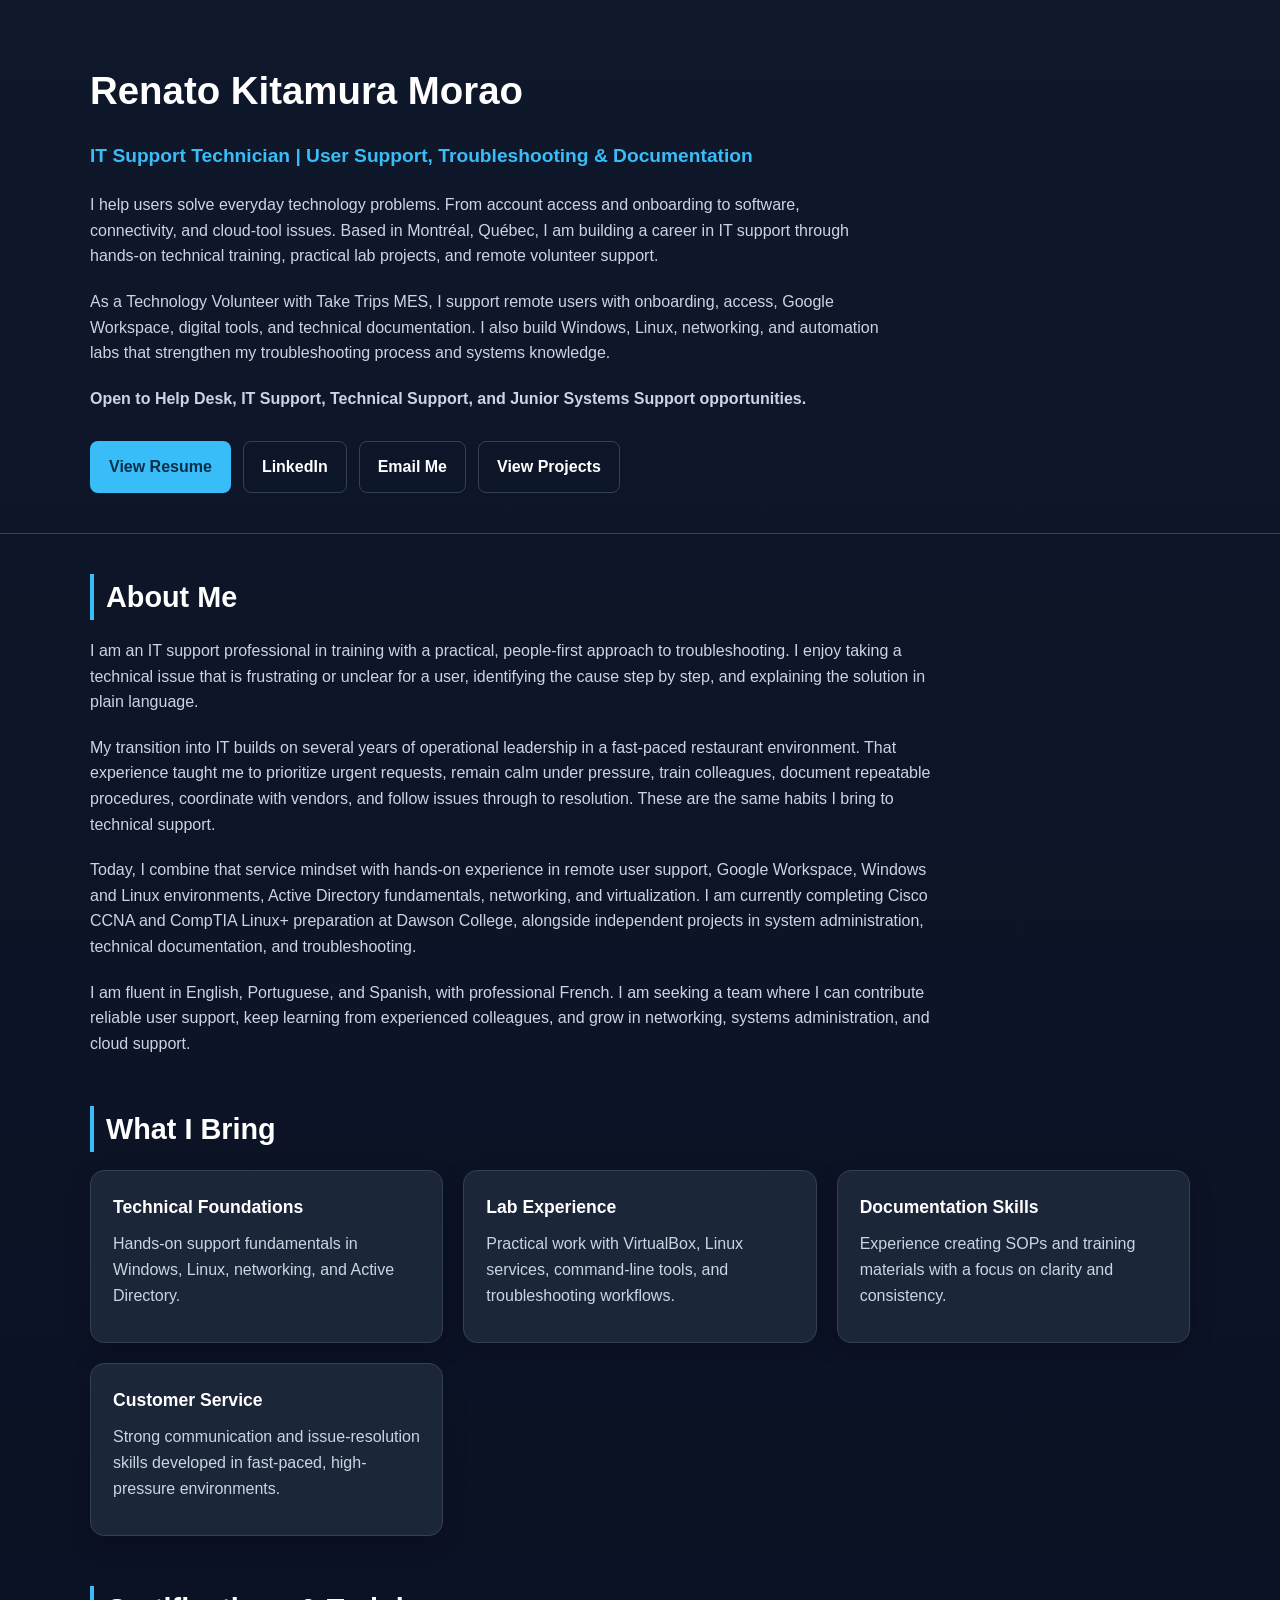
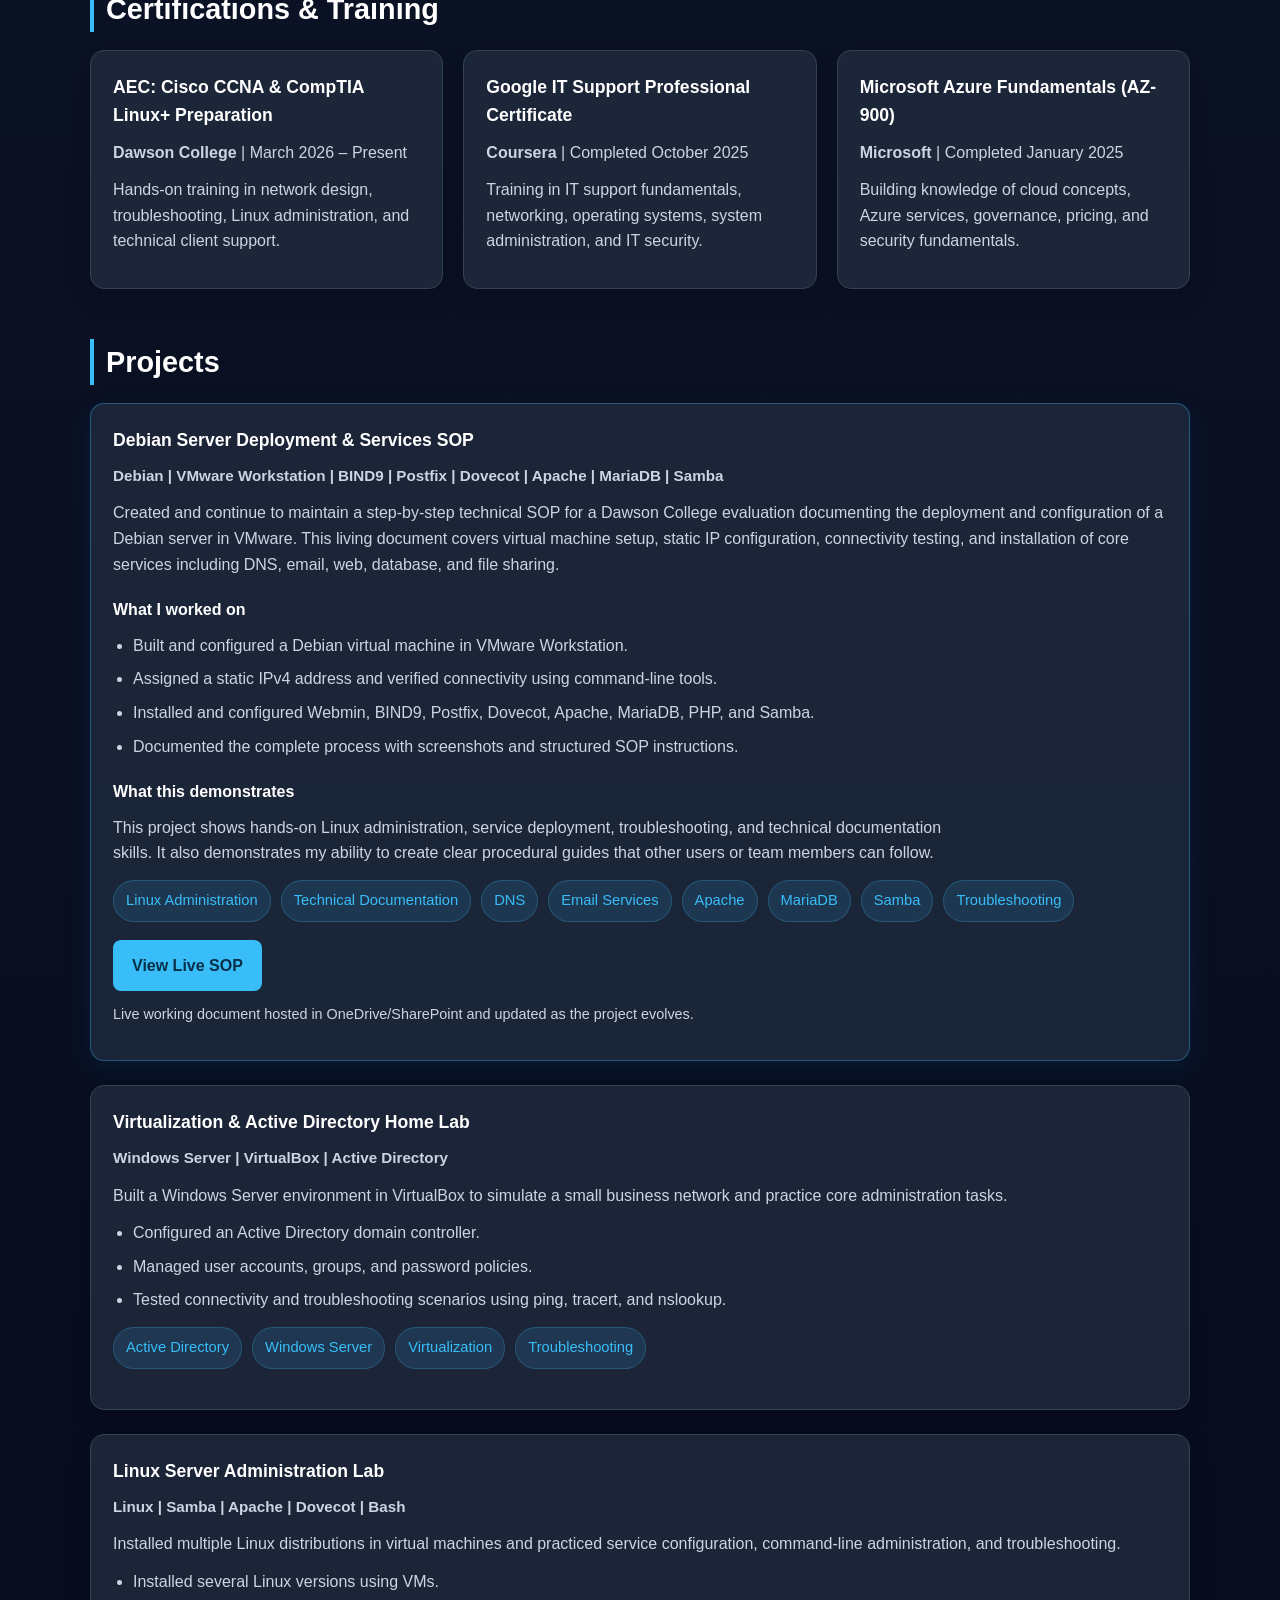
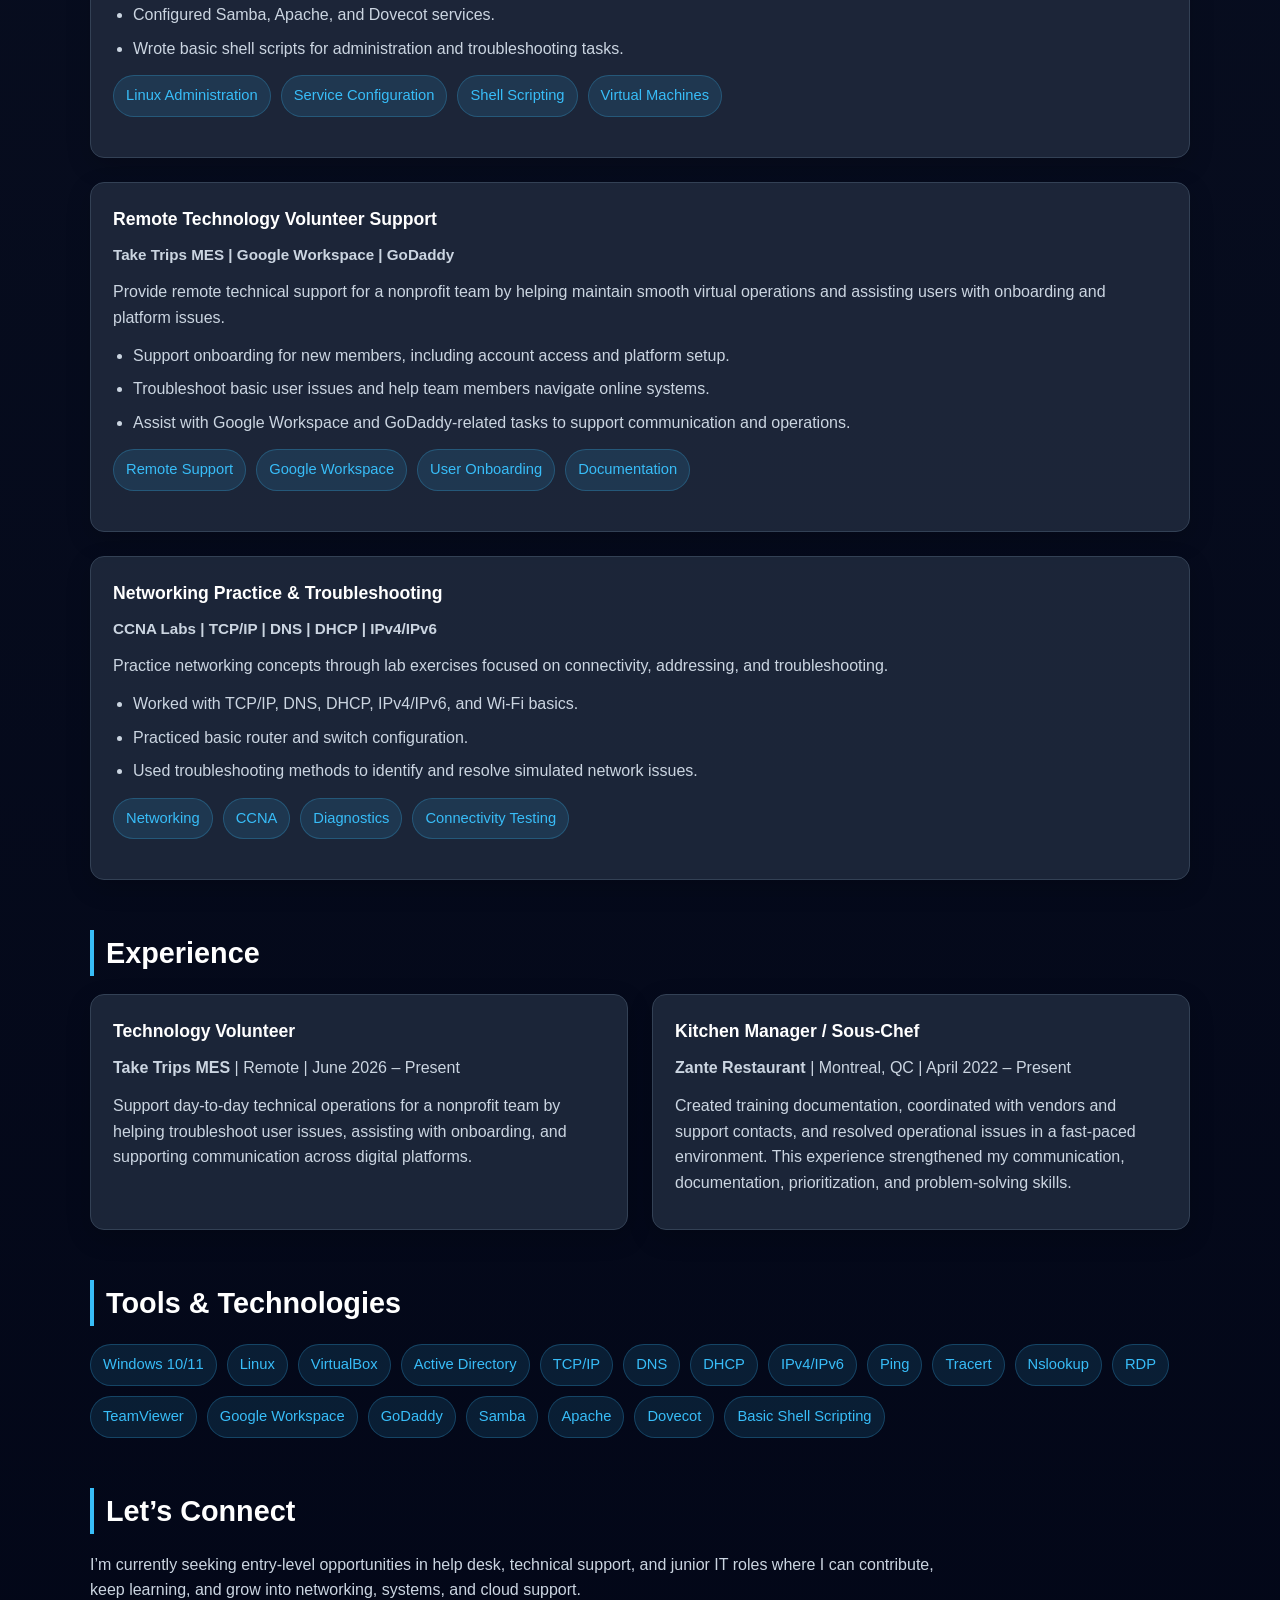
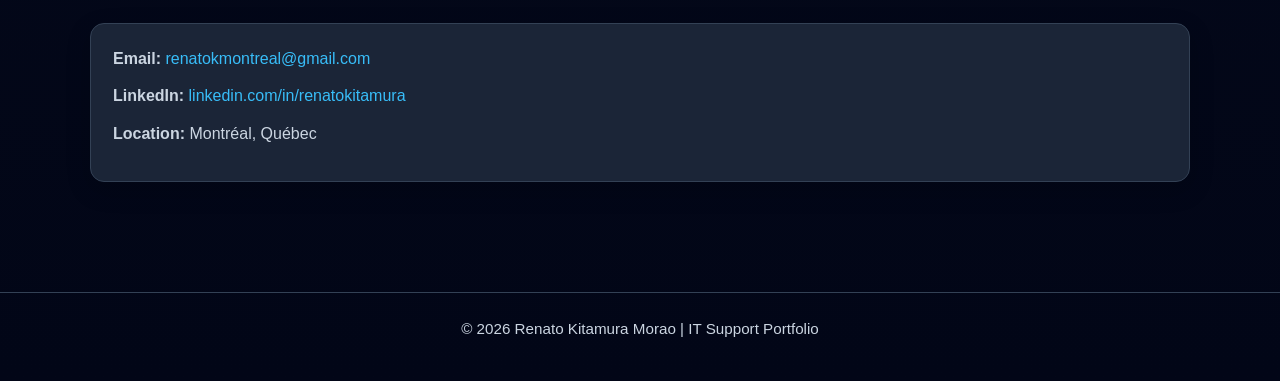
<file: index.html>
<!DOCTYPE html>
<html lang="en">
<head>
  <meta charset="UTF-8" />
  <meta name="viewport" content="width=device-width, initial-scale=1.0" />
  <title>Renato Kitamura Morao | IT Support Portfolio</title>
  <link rel="stylesheet" href="style.css">
</head>
<body>
  <header>
    <div class="container hero">
      <h1>Renato Kitamura Morao</h1>
      <h2>IT Support Technician | User Support, Troubleshooting &amp; Documentation</h2>

<p>
  I help users solve everyday technology problems. From account access and onboarding to software,
  connectivity, and cloud-tool issues. Based in Montréal, Québec, I am building a career in IT
  support through hands-on technical training, practical lab projects, and remote volunteer support.
</p>

<p>
  As a Technology Volunteer with Take Trips MES, I support remote users with onboarding, access,
  Google Workspace, digital tools, and technical documentation. I also build Windows, Linux,
  networking, and automation labs that strengthen my troubleshooting process and systems knowledge.
</p>

<p>
  <strong>Open to Help Desk, IT Support, Technical Support, and Junior Systems Support opportunities.</strong>
</p>

      <div class="button-row">
        <a class="btn btn-primary" href="Renato Kitamura Morao - Resume.pdf" target="_blank">View Resume</a>
        <a class="btn btn-secondary" href="https://www.linkedin.com/in/renatokitamura/" target="_blank">LinkedIn</a>
        <a class="btn btn-secondary" href="mailto:renatokmontreal@gmail.com">Email Me</a>
        <a class="btn btn-secondary" href="#projects">View Projects</a>
      </div>
    </div>
  </header>

  <main>
    <div class="container">
      <section id="about">
  <h2>About Me</h2>

  <p class="section-intro">
    I am an IT support professional in training with a practical, people-first approach to
    troubleshooting. I enjoy taking a technical issue that is frustrating or unclear for a user,
    identifying the cause step by step, and explaining the solution in plain language.
  </p>

  <p class="section-intro">
    My transition into IT builds on several years of operational leadership in a fast-paced
    restaurant environment. That experience taught me to prioritize urgent requests, remain calm
    under pressure, train colleagues, document repeatable procedures, coordinate with vendors,
    and follow issues through to resolution. These are the same habits I bring to technical support.
  </p>

  <p class="section-intro">
    Today, I combine that service mindset with hands-on experience in remote user support, Google
    Workspace, Windows and Linux environments, Active Directory fundamentals, networking, and
    virtualization. I am currently completing Cisco CCNA and CompTIA Linux+ preparation at Dawson
    College, alongside independent projects in system administration, technical documentation, and
    troubleshooting.
  </p>

  <p class="section-intro">
    I am fluent in English, Portuguese, and Spanish, with professional French. I am seeking a
    team where I can contribute reliable user support, keep learning from experienced colleagues,
    and grow in networking, systems administration, and cloud support.
  </p>
</section>

      <section id="highlights">
        <h2>What I Bring</h2>
        <div class="card-grid">
          <div class="card">
            <h3>Technical Foundations</h3>
            <p>Hands-on support fundamentals in Windows, Linux, networking, and Active Directory.</p>
          </div>
          <div class="card">
            <h3>Lab Experience</h3>
            <p>Practical work with VirtualBox, Linux services, command-line tools, and troubleshooting workflows.</p>
          </div>
          <div class="card">
            <h3>Documentation Skills</h3>
            <p>Experience creating SOPs and training materials with a focus on clarity and consistency.</p>
          </div>
          <div class="card">
            <h3>Customer Service</h3>
            <p>Strong communication and issue-resolution skills developed in fast-paced, high-pressure environments.</p>
          </div>
        </div>
      </section>

      <section id="certifications">
        <h2>Certifications & Training</h2>
        <div class="card-grid">
          <div class="card">
            <h3>AEC: Cisco CCNA &amp; CompTIA Linux+ Preparation</h3>
            <p><strong>Dawson College</strong> | March 2026 – Present</p>
            <p>Hands-on training in network design, troubleshooting, Linux administration, and technical client support.</p>
          </div>
          <div class="card">
            <h3>Google IT Support Professional Certificate</h3>
            <p><strong>Coursera</strong> | Completed October 2025</p>
            <p>Training in IT support fundamentals, networking, operating systems, system administration, and IT security.</p>
          </div>
          <div class="card">
            <h3>Microsoft Azure Fundamentals (AZ-900)</h3>
            <p><strong>Microsoft</strong> | Completed January 2025</p>
            <p>Building knowledge of cloud concepts, Azure services, governance, pricing, and security fundamentals.</p>
          </div>
        </div>
      </section>

      <section id="projects">
        <h2>Projects</h2>
        
<div class="card project featured-project">
  <h3>Debian Server Deployment &amp; Services SOP</h3>
  <p class="project-meta">Debian | VMware Workstation | BIND9 | Postfix | Dovecot | Apache | MariaDB | Samba</p>

  <p>
    Created and continue to maintain a step-by-step technical SOP for a Dawson College evaluation documenting the
    deployment and configuration of a Debian server in VMware. This living document covers virtual machine setup,
    static IP configuration, connectivity testing, and installation of core services including DNS, email, web,
    database, and file sharing.
  </p>

  <h4>What I worked on</h4>
  <ul>
    <li>Built and configured a Debian virtual machine in VMware Workstation.</li>
    <li>Assigned a static IPv4 address and verified connectivity using command-line tools.</li>
    <li>Installed and configured Webmin, BIND9, Postfix, Dovecot, Apache, MariaDB, PHP, and Samba.</li>
    <li>Documented the complete process with screenshots and structured SOP instructions.</li>
  </ul>

  <h4>What this demonstrates</h4>
  <p class="section-intro">
    This project shows hands-on Linux administration, service deployment, troubleshooting, and technical documentation
    skills. It also demonstrates my ability to create clear procedural guides that other users or team members can follow.
  </p>

  <div class="tag-list">
    <span class="tag">Linux Administration</span>
    <span class="tag">Technical Documentation</span>
    <span class="tag">DNS</span>
    <span class="tag">Email Services</span>
    <span class="tag">Apache</span>
    <span class="tag">MariaDB</span>
    <span class="tag">Samba</span>
    <span class="tag">Troubleshooting</span>
  </div>

  <p class="project-links">
    <a class="btn btn-primary" href="https://collegedawson-my.sharepoint.com/:w:/g/personal/renato_kitamuramorao_dawsoncollege_qc_ca/IQCh_IZrZpA2R6Vtlyp3DmZQAWwF6AYi6nI2NRkyqHmqAaM" target="_blank" rel="noopener noreferrer">
      View Live SOP
    </a>
  </p>

  <p class="small-note">
    Live working document hosted in OneDrive/SharePoint and updated as the project evolves.
  </p>
</div>
        
        <div class="card project">
          <h3>Virtualization &amp; Active Directory Home Lab</h3>
          <p class="project-meta">Windows Server | VirtualBox | Active Directory</p>
          <p>
            Built a Windows Server environment in VirtualBox to simulate a small business network and practice core
            administration tasks.
          </p>
          <ul>
            <li>Configured an Active Directory domain controller.</li>
            <li>Managed user accounts, groups, and password policies.</li>
            <li>Tested connectivity and troubleshooting scenarios using ping, tracert, and nslookup.</li>
          </ul>
          <div class="tag-list">
            <span class="tag">Active Directory</span>
            <span class="tag">Windows Server</span>
            <span class="tag">Virtualization</span>
            <span class="tag">Troubleshooting</span>
          </div>
        </div>

        <div class="card project">
          <h3>Linux Server Administration Lab</h3>
          <p class="project-meta">Linux | Samba | Apache | Dovecot | Bash</p>
          <p>
            Installed multiple Linux distributions in virtual machines and practiced service configuration,
            command-line administration, and troubleshooting.
          </p>
          <ul>
            <li>Installed several Linux versions using VMs.</li>
            <li>Configured Samba, Apache, and Dovecot services.</li>
            <li>Wrote basic shell scripts for administration and troubleshooting tasks.</li>
          </ul>
          <div class="tag-list">
            <span class="tag">Linux Administration</span>
            <span class="tag">Service Configuration</span>
            <span class="tag">Shell Scripting</span>
            <span class="tag">Virtual Machines</span>
          </div>
        </div>

        <div class="card project">
          <h3>Remote Technology Volunteer Support</h3>
          <p class="project-meta">Take Trips MES | Google Workspace | GoDaddy</p>
          <p>
            Provide remote technical support for a nonprofit team by helping maintain smooth virtual operations
            and assisting users with onboarding and platform issues.
          </p>
          <ul>
            <li>Support onboarding for new members, including account access and platform setup.</li>
            <li>Troubleshoot basic user issues and help team members navigate online systems.</li>
            <li>Assist with Google Workspace and GoDaddy-related tasks to support communication and operations.</li>
          </ul>
          <div class="tag-list">
            <span class="tag">Remote Support</span>
            <span class="tag">Google Workspace</span>
            <span class="tag">User Onboarding</span>
            <span class="tag">Documentation</span>
          </div>
        </div>

        <div class="card project">
          <h3>Networking Practice &amp; Troubleshooting</h3>
          <p class="project-meta">CCNA Labs | TCP/IP | DNS | DHCP | IPv4/IPv6</p>
          <p>
            Practice networking concepts through lab exercises focused on connectivity, addressing, and troubleshooting.
          </p>
          <ul>
            <li>Worked with TCP/IP, DNS, DHCP, IPv4/IPv6, and Wi-Fi basics.</li>
            <li>Practiced basic router and switch configuration.</li>
            <li>Used troubleshooting methods to identify and resolve simulated network issues.</li>
          </ul>
          <div class="tag-list">
            <span class="tag">Networking</span>
            <span class="tag">CCNA</span>
            <span class="tag">Diagnostics</span>
            <span class="tag">Connectivity Testing</span>
          </div>
        </div>
      </section>

      <section id="experience">
        <h2>Experience</h2>
        <div class="two-column">
          <div class="card">
            <h3>Technology Volunteer</h3>
            <p><strong>Take Trips MES</strong> | Remote | June 2026 – Present</p>
            <p>
              Support day-to-day technical operations for a nonprofit team by helping troubleshoot user issues,
              assisting with onboarding, and supporting communication across digital platforms.
            </p>
          </div>
          <div class="card">
            <h3>Kitchen Manager / Sous-Chef</h3>
            <p><strong>Zante Restaurant</strong> | Montreal, QC | April 2022 – Present</p>
            <p>
              Created training documentation, coordinated with vendors and support contacts, and resolved operational
              issues in a fast-paced environment. This experience strengthened my communication, documentation,
              prioritization, and problem-solving skills.
            </p>
          </div>
        </div>
      </section>

      <section id="tools">
        <h2>Tools &amp; Technologies</h2>
        <div class="tag-list">
          <span class="tag">Windows 10/11</span>
          <span class="tag">Linux</span>
          <span class="tag">VirtualBox</span>
          <span class="tag">Active Directory</span>
          <span class="tag">TCP/IP</span>
          <span class="tag">DNS</span>
          <span class="tag">DHCP</span>
          <span class="tag">IPv4/IPv6</span>
          <span class="tag">Ping</span>
          <span class="tag">Tracert</span>
          <span class="tag">Nslookup</span>
          <span class="tag">RDP</span>
          <span class="tag">TeamViewer</span>
          <span class="tag">Google Workspace</span>
          <span class="tag">GoDaddy</span>
          <span class="tag">Samba</span>
          <span class="tag">Apache</span>
          <span class="tag">Dovecot</span>
          <span class="tag">Basic Shell Scripting</span>
        </div>
      </section>

      <section id="contact">
        <h2>Let’s Connect</h2>
        <p class="section-intro">
          I’m currently seeking entry-level opportunities in help desk, technical support, and junior IT roles where I can
          contribute, keep learning, and grow into networking, systems, and cloud support.
        </p>
        <div class="card">
          <p><strong>Email:</strong> <a href="mailto:renatokmontreal@gmail.com">renatokmontreal@gmail.com</a></p>
          <p><strong>LinkedIn:</strong> <a href="https://www.linkedin.com/in/renatokitamura/" target="_blank">linkedin.com/in/renatokitamura</a></p>
          <p><strong>Location:</strong> Montréal, Québec</p>
        </div>
      </section>
    </div>
  </main>

  <footer>
    <div class="container">
      <p>© 2026 Renato Kitamura Morao | IT Support Portfolio</p>
    </div>
  </footer>
</body>
</html>
</file>
<file: style.css>
:root {
  --bg: #0f172a;
  --bg-soft: #111827;
  --card: #1e293b;
  --text: #e5e7eb;
  --muted: #cbd5e1;
  --accent: #38bdf8;
  --accent-dark: #0ea5e9;
  --border: #334155;
  --white: #ffffff;
  --max-width: 1100px;
}

* {
  box-sizing: border-box;
  margin: 0;
  padding: 0;
}

body {
  font-family: Arial, Helvetica, sans-serif;
  background: linear-gradient(180deg, var(--bg), #020617);
  color: var(--text);
  line-height: 1.6;
}

a {
  color: var(--accent);
  text-decoration: none;
}

a:hover {
  text-decoration: underline;
}

.container {
  width: 90%;
  max-width: var(--max-width);
  margin: 0 auto;
}

header {
  padding: 60px 0 40px;
  border-bottom: 1px solid var(--border);
}

.hero {
  display: grid;
  gap: 20px;
}

.hero h1 {
  font-size: 2.4rem;
  color: var(--white);
}

.hero h2 {
  font-size: 1.2rem;
  color: var(--accent);
  font-weight: 600;
}

.hero p {
  color: var(--muted);
  max-width: 800px;
}

.button-row {
  display: flex;
  flex-wrap: wrap;
  gap: 12px;
  margin-top: 10px;
}

.btn {
  display: inline-block;
  padding: 12px 18px;
  border-radius: 8px;
  font-weight: 600;
  transition: 0.2s ease;
  border: 1px solid transparent;
}

.btn-primary {
  background: var(--accent);
  color: #082f49;
}

.btn-primary:hover {
  background: var(--accent-dark);
  color: var(--white);
  text-decoration: none;
}

.btn-secondary {
  border: 1px solid var(--border);
  color: var(--white);
  background: transparent;
}

.btn-secondary:hover {
  border-color: var(--accent);
  color: var(--accent);
  text-decoration: none;
}

main {
  padding: 40px 0 60px;
}

section {
  margin-bottom: 50px;
}

section h2 {
  font-size: 1.8rem;
  margin-bottom: 18px;
  color: var(--white);
  border-left: 4px solid var(--accent);
  padding-left: 12px;
}

.section-intro {
  color: var(--muted);
  max-width: 850px;
  margin-bottom: 20px;
}

.card-grid {
  display: grid;
  grid-template-columns: repeat(auto-fit, minmax(270px, 1fr));
  gap: 20px;
}

.card {
  background: rgba(30, 41, 59, 0.9);
  border: 1px solid var(--border);
  border-radius: 14px;
  padding: 22px;
  box-shadow: 0 8px 24px rgba(0, 0, 0, 0.18);
}

.card h3 {
  color: var(--white);
  margin-bottom: 10px;
  font-size: 1.1rem;
}

.card p {
  color: var(--muted);
  margin-bottom: 12px;
}

ul {
  padding-left: 20px;
}

li {
  margin-bottom: 8px;
  color: var(--muted);
}

.project {
  margin-bottom: 24px;
}

.project h3 {
  margin-bottom: 10px;
  color: var(--white);
}

.project-meta {
  color: var(--accent);
  font-size: 0.95rem;
  margin-bottom: 8px;
  font-weight: 600;
}

.two-column {
  display: grid;
  grid-template-columns: 1fr 1fr;
  gap: 24px;
}

.tag-list {
  display: flex;
  flex-wrap: wrap;
  gap: 10px;
  margin-top: 14px;
}

.tag {
  background: rgba(56, 189, 248, 0.12);
  color: var(--accent);
  border: 1px solid rgba(56, 189, 248, 0.25);
  padding: 8px 12px;
  border-radius: 999px;
  font-size: 0.92rem;
}

footer {
  border-top: 1px solid var(--border);
  padding: 24px 0 40px;
  color: var(--muted);
  text-align: center;
  font-size: 0.95rem;
}

@media (max-width: 800px) {
  .two-column {
    grid-template-columns: 1fr;
  }

  .hero h1 {
    font-size: 2rem;
  }

  .hero h2 {
    font-size: 1rem;
  }
}

.featured-project {
  border: 1px solid rgba(56, 189, 248, 0.35);
  box-shadow: 0 10px 28px rgba(14, 165, 233, 0.08);
}

.featured-project h4 {
  margin-top: 20px;
  margin-bottom: 10px;
  color: var(--white);
  font-size: 1rem;
}

.tag-list {
  display: flex;
  flex-wrap: wrap;
  gap: 10px;
  margin-top: 14px;
  margin-bottom: 18px;
}

.project-links {
  margin-top: 18px;
  margin-bottom: 10px;
}

.small-note {
  font-size: 0.9rem;
  color: #cbd5e1;
  margin-top: 8px;
  margin-bottom: 0;
}
</file>
